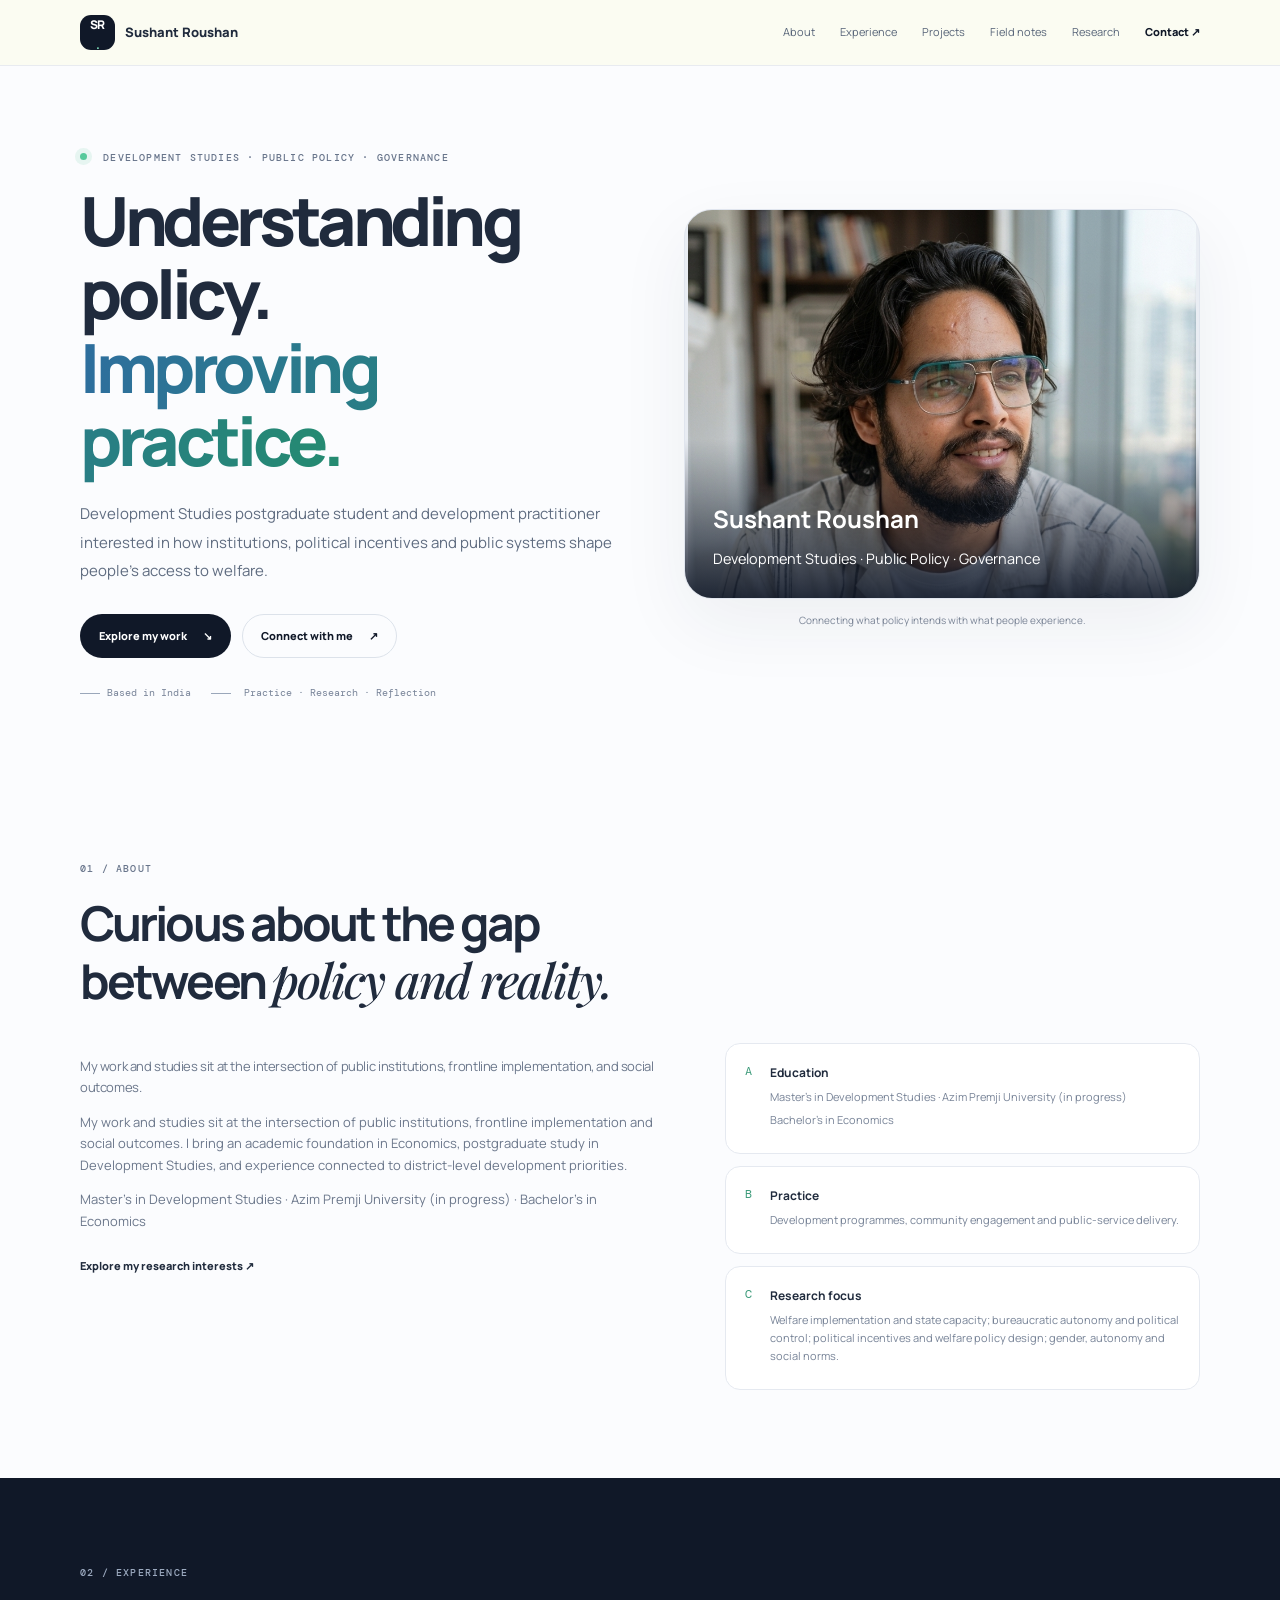
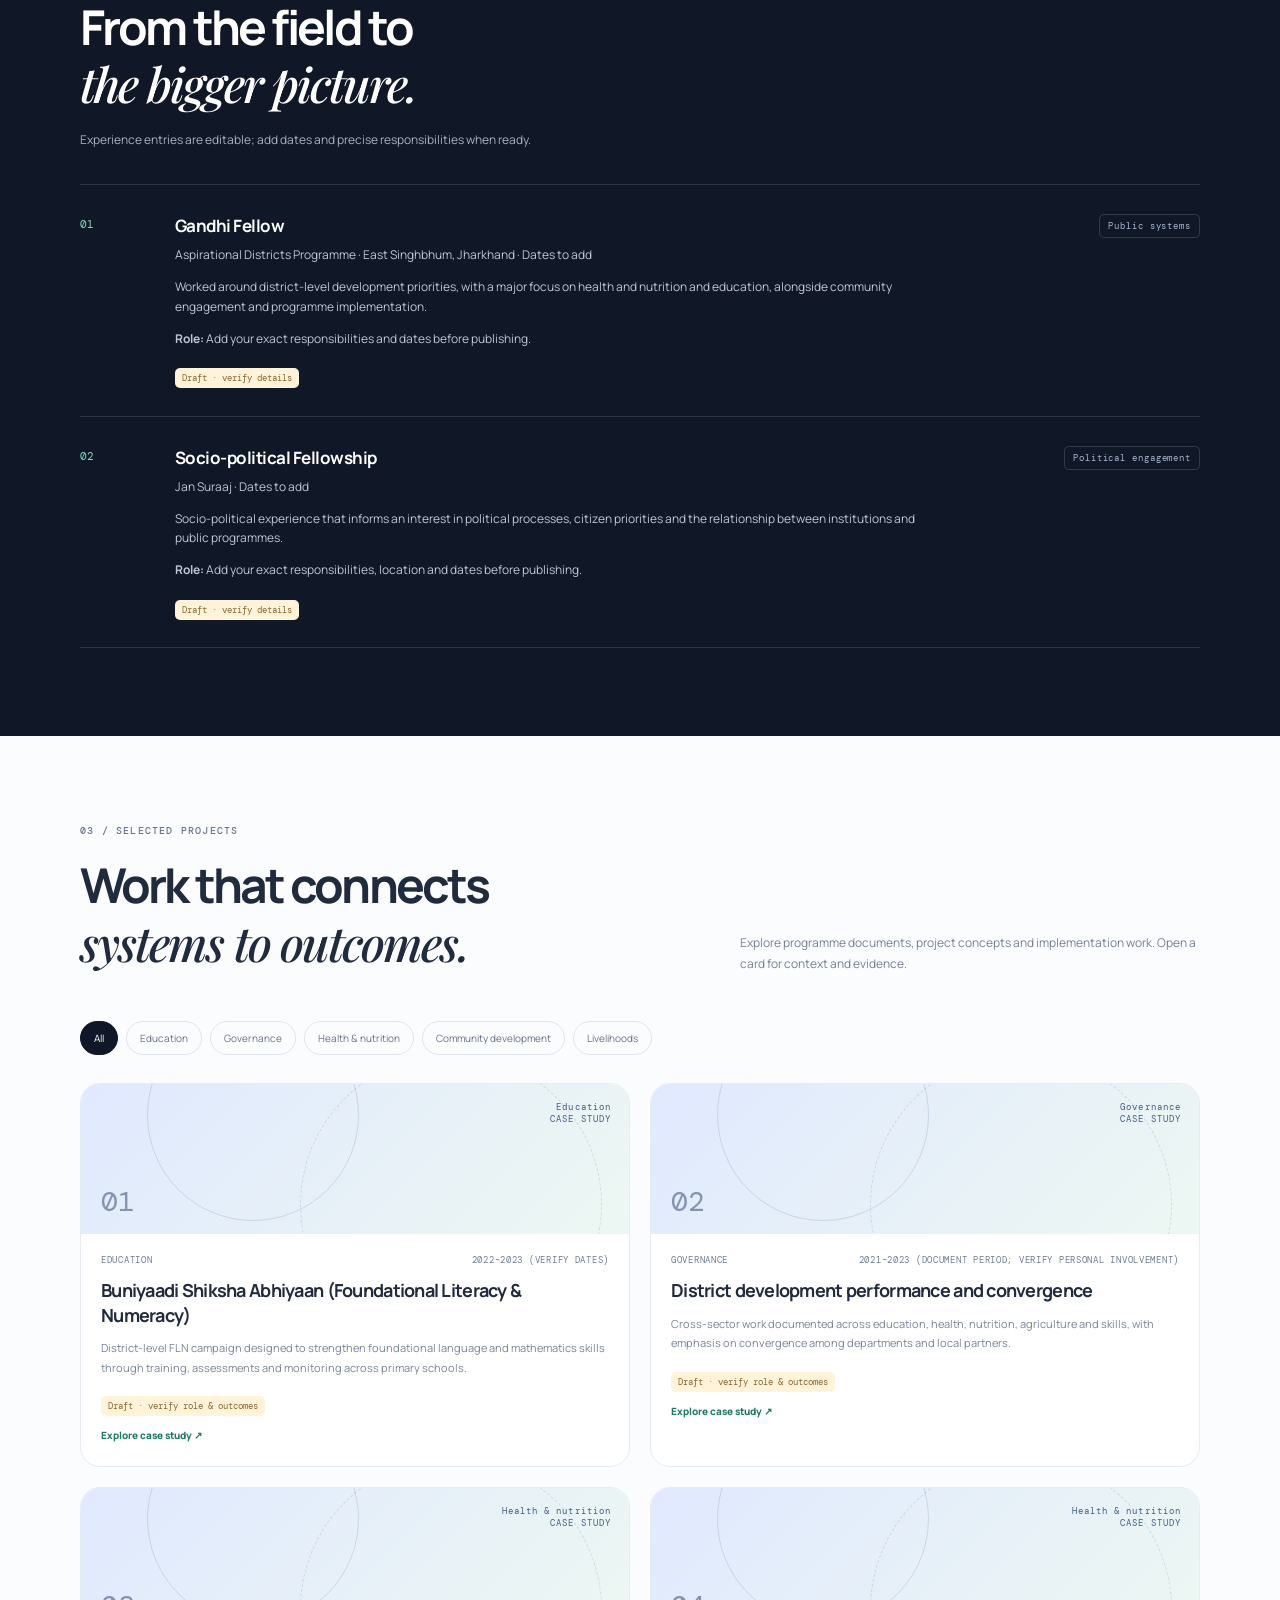
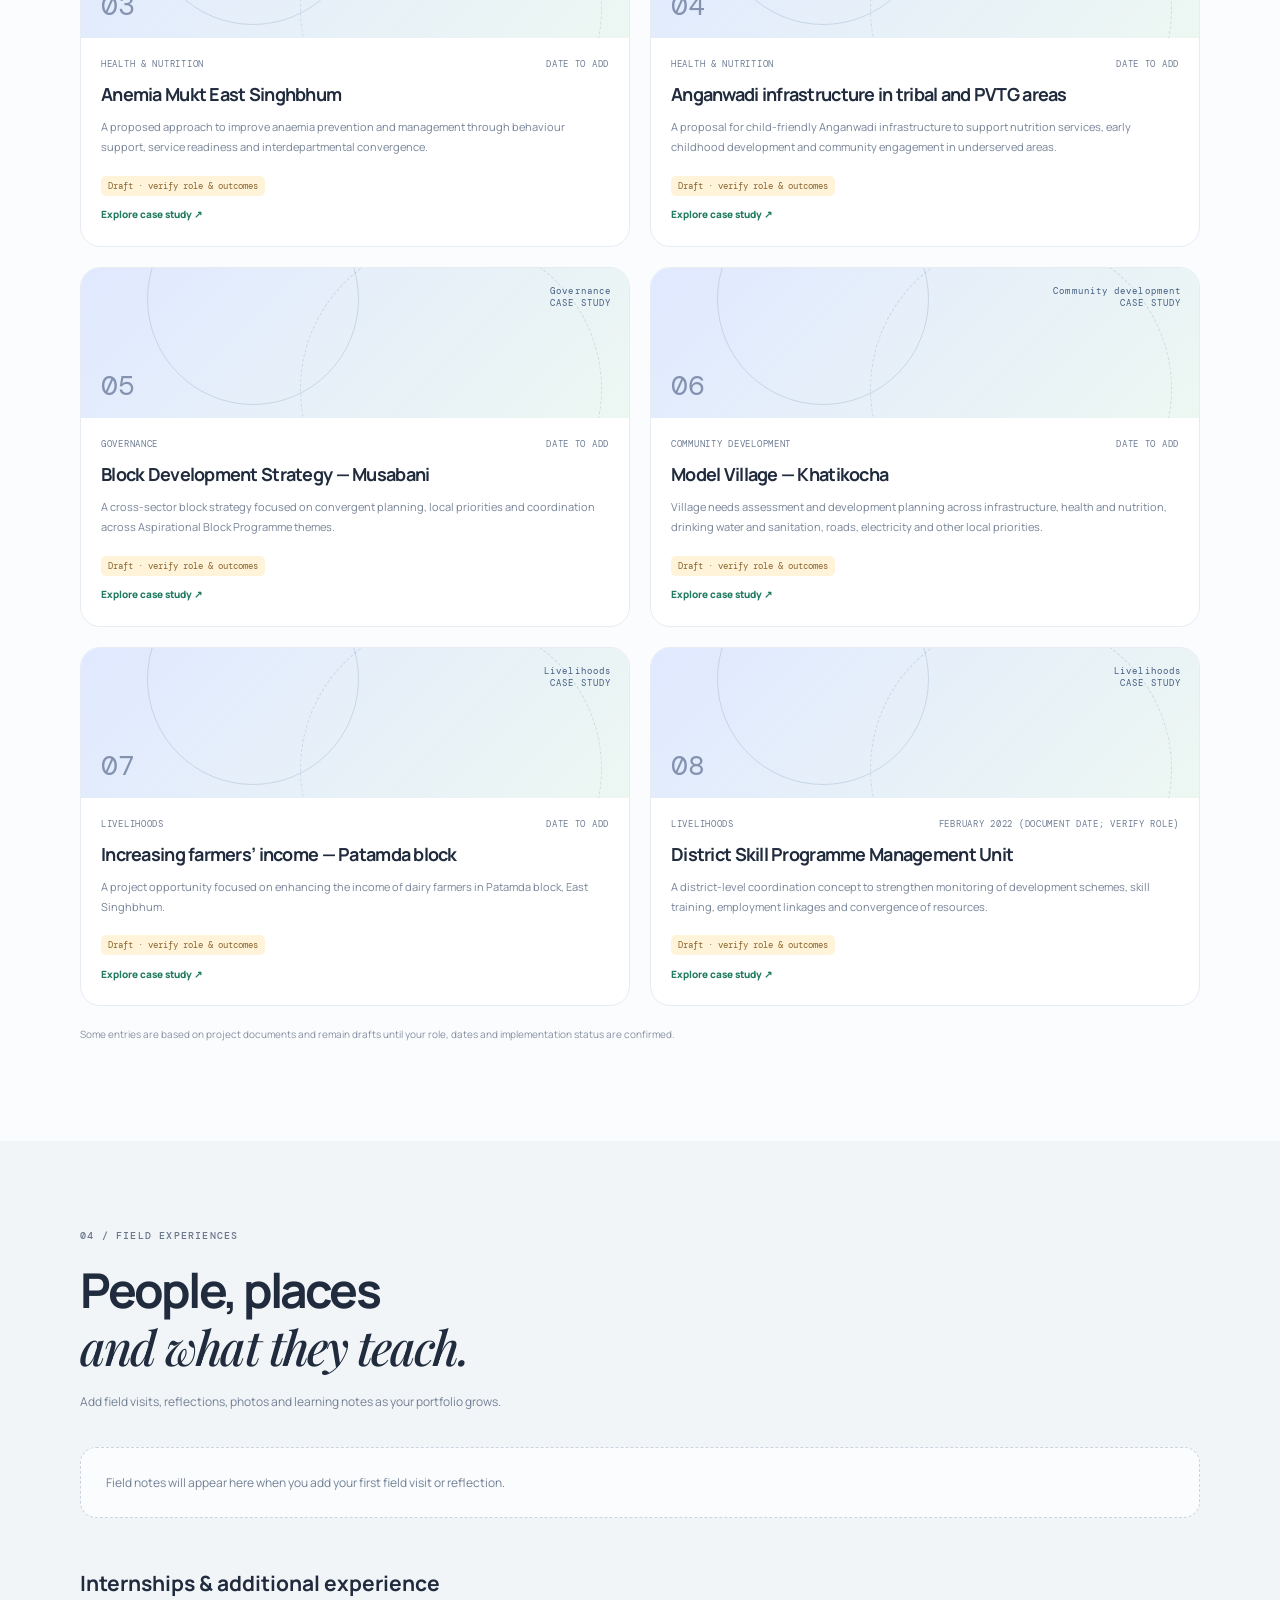
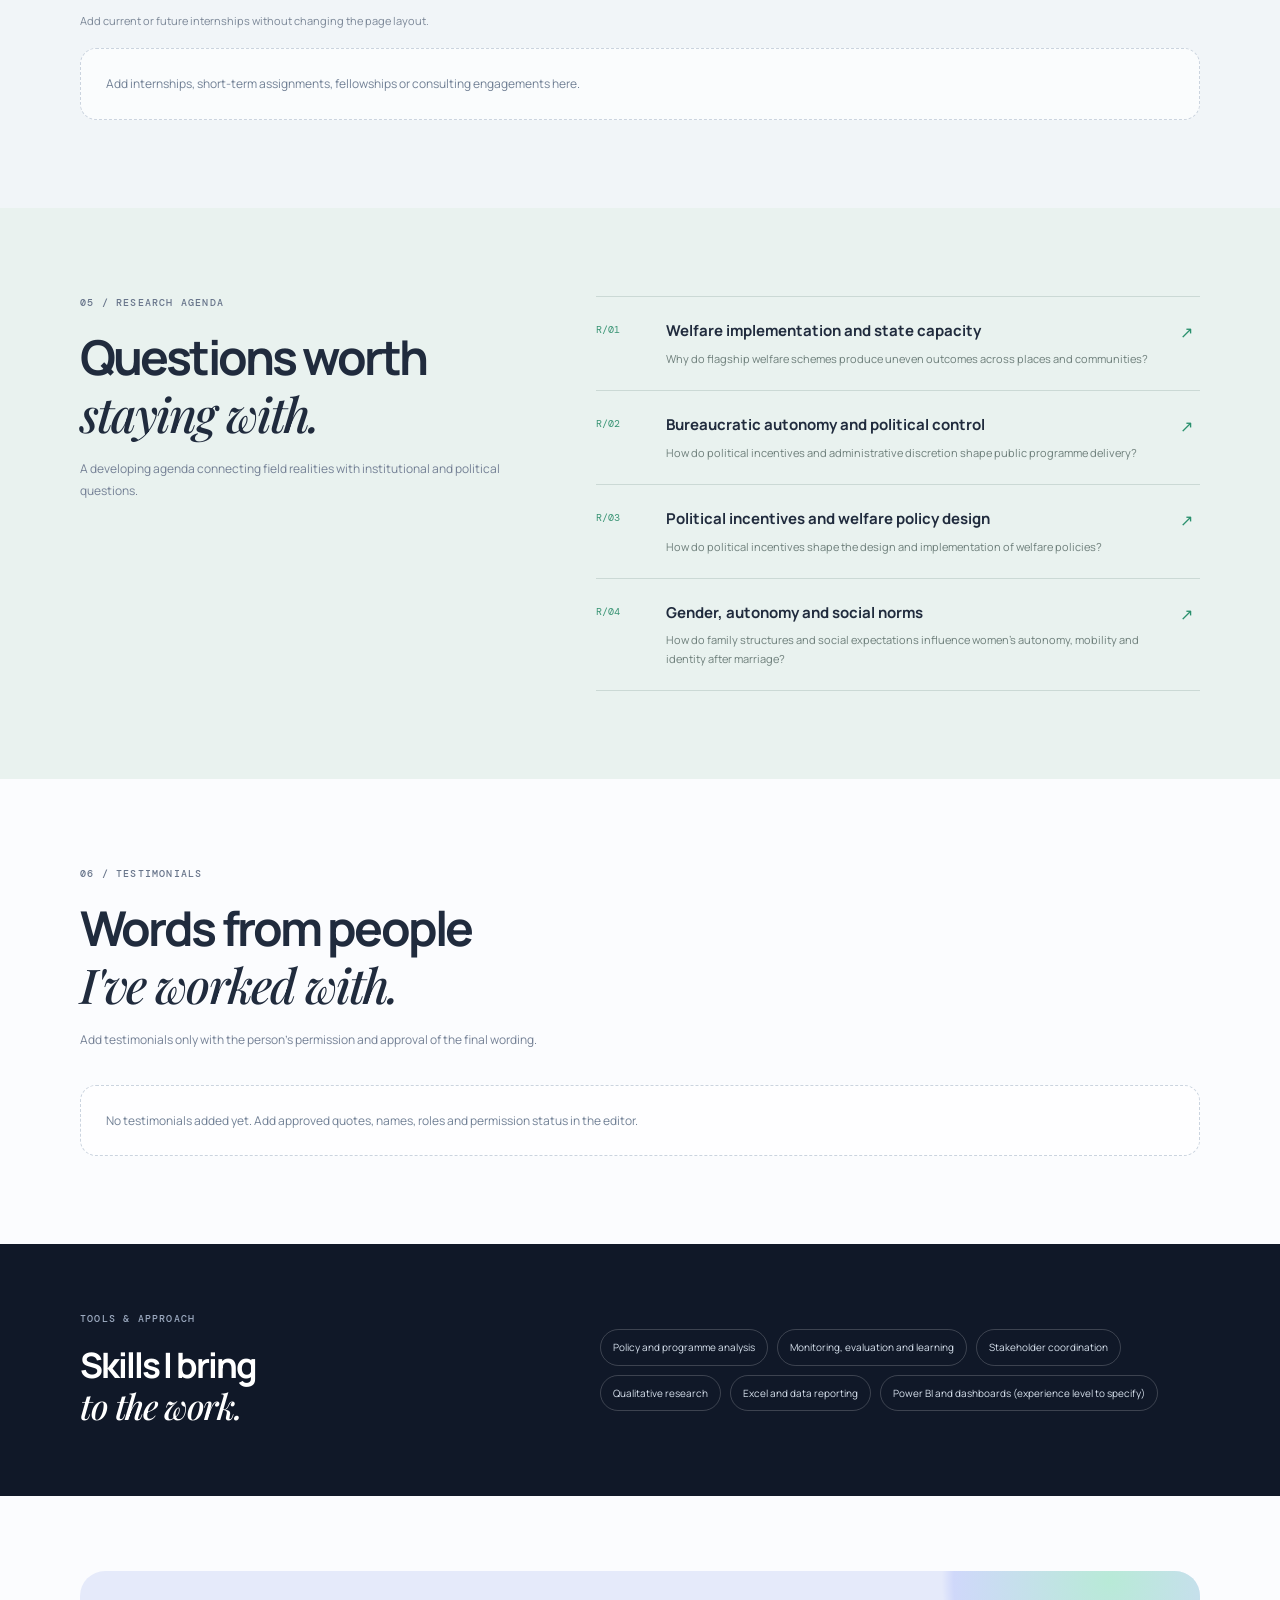
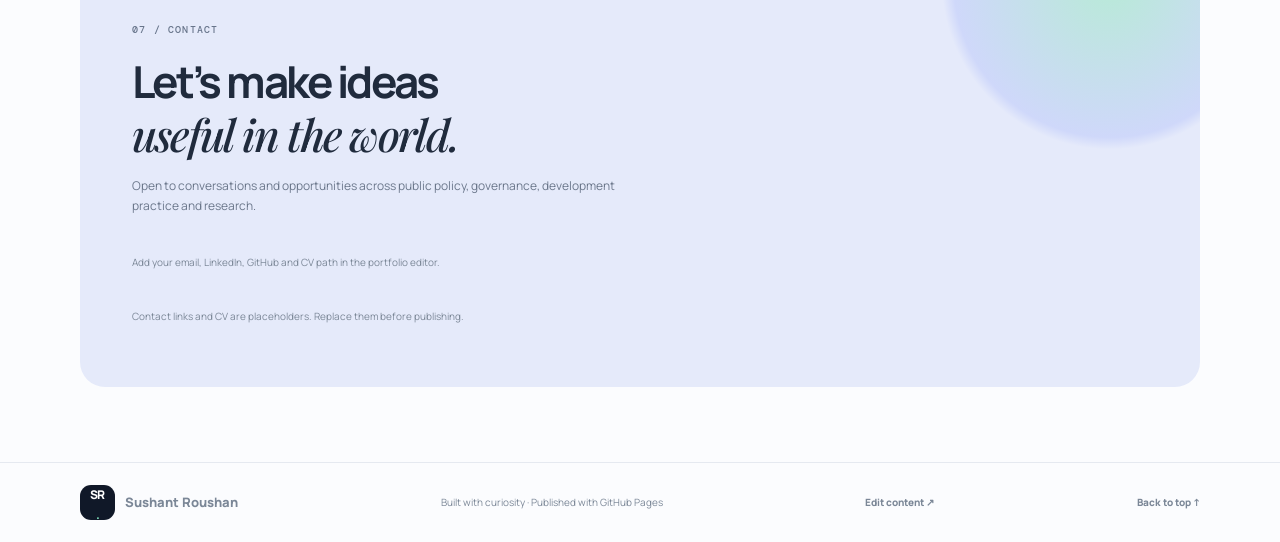
<file: index.html>
<!doctype html>
<html lang="en">
<head>
<meta charset="utf-8"><meta name="viewport" content="width=device-width, initial-scale=1">
<meta name="description" content="Portfolio of Sushant Kumar Roushan — Development Studies, public policy, governance and development practice.">
<meta name="theme-color" content="#101828"><title>Sushant Kumar Roushan | Portfolio</title>
<link rel="preconnect" href="https://fonts.googleapis.com"><link rel="preconnect" href="https://fonts.gstatic.com" crossorigin>
<link href="https://fonts.googleapis.com/css2?family=DM+Mono:wght@400;500&family=Manrope:wght@400;500;600;700;800&family=Playfair+Display:ital,wght@1,500&display=swap" rel="stylesheet">
<link rel="stylesheet" href="styles.css"><script defer src="portfolio-data.js"></script><script defer src="app.js"></script>
</head>
<body>
<div class="scroll-progress" id="scrollProgress"></div>
<header class="site-header"><a class="brand" href="#home"><span class="brand-mark">SR<span>.</span></span><span class="brand-name" id="brandName">Sushant Roushan</span></a>
<button class="menu-toggle" id="menuToggle" aria-label="Toggle navigation">☰</button>
<nav class="nav-links" id="navLinks"><a href="#about">About</a><a href="#experience">Experience</a><a href="#projects">Projects</a><a href="#fieldwork">Field notes</a><a href="#research">Research</a><a href="#contact" class="nav-contact">Contact ↗</a></nav></header>
<main>
<section class="hero section-shell" id="home"><div class="hero-copy reveal"><p class="eyebrow"><span class="pulse-dot"></span> DEVELOPMENT STUDIES · PUBLIC POLICY · GOVERNANCE</p>
<h1 id="heroHeadline">Understanding policy.<br><span class="gradient-text">Improving practice.</span></h1><p class="hero-intro" id="heroIntro"></p>
<div class="hero-actions"><a class="button button-primary" href="#projects">Explore my work <span>↘</span></a><a class="button button-quiet" href="#contact">Connect with me <span>↗</span></a></div>
<div class="hero-meta"><span><i class="meta-line"></i><span id="locationLabel">Based in India</span></span><span><i class="meta-line"></i> Practice · Research · Reflection</span></div></div>

<div class="hero-visual reveal">
  <div class="visual-card profile-card">
    <img class="profile-photo" src="assets/photos/profile.jpg" alt="Portrait of Sushant Roushan">
    <div class="profile-overlay">
      <span class="profile-name">Sushant Roushan</span>
      <span class="profile-role">Development Studies · Public Policy · Governance</span>
    </div>
  </div>
  <p class="visual-caption">Connecting what policy intends with what people experience.</p>
</div>
</section>
<section class="section-shell section-block" id="about"><div class="section-heading reveal"><p class="eyebrow">01 / ABOUT</p><h2>Curious about the gap<br>between <span class="serif-italic">policy and reality.</span></h2></div>
<div class="about-grid"><div class="about-copy reveal"><p class="large-copy" id="aboutLead"></p><p id="aboutBody"></p><p id="degreeLine"></p><a class="text-link" href="#research">Explore my research interests ↗</a></div>
<div class="about-side reveal" id="aboutFacts"></div></div></section>
<section class="dark-section" id="experience"><div class="section-shell section-block"><div class="section-heading reveal"><p class="eyebrow eyebrow-light">02 / EXPERIENCE</p><h2>From the field to<br><span class="serif-italic">the bigger picture.</span></h2><p class="section-lede">Experience entries are editable; add dates and precise responsibilities when ready.</p></div><div class="timeline" id="experienceList"></div></div></section>
<section class="section-shell section-block" id="projects"><div class="section-heading project-heading reveal"><div><p class="eyebrow">03 / SELECTED PROJECTS</p><h2>Work that connects<br><span class="serif-italic">systems to outcomes.</span></h2></div><p class="section-lede">Explore programme documents, project concepts and implementation work. Open a card for context and evidence.</p></div>
<div class="filter-row reveal" id="projectFilters" role="group" aria-label="Filter projects"></div><div class="project-grid" id="projectGrid"></div><p class="small-note">Some entries are based on project documents and remain drafts until your role, dates and implementation status are confirmed.</p></section>
<section class="gallery-section" id="fieldwork"><div class="section-shell section-block"><div class="section-heading reveal"><p class="eyebrow">04 / FIELD EXPERIENCES</p><h2>People, places<br><span class="serif-italic">and what they teach.</span></h2><p class="section-lede">Add field visits, reflections, photos and learning notes as your portfolio grows.</p></div><div class="content-grid" id="fieldworkList"></div>
<div class="subsection-head"><h3>Internships & additional experience</h3><p>Add current or future internships without changing the page layout.</p></div><div class="content-grid" id="internshipList"></div></div></section>
<section class="research-section" id="research"><div class="section-shell section-block research-grid"><div class="section-heading reveal"><p class="eyebrow">05 / RESEARCH AGENDA</p><h2>Questions worth<br><span class="serif-italic">staying with.</span></h2><p class="section-lede">A developing agenda connecting field realities with institutional and political questions.</p></div><div class="research-list" id="researchList"></div></div></section>
<section class="section-shell section-block" id="testimonials"><div class="section-heading reveal"><p class="eyebrow">06 / TESTIMONIALS</p><h2>Words from people<br><span class="serif-italic">I've worked with.</span></h2><p class="section-lede">Add testimonials only with the person's permission and approval of the final wording.</p></div><div class="content-grid" id="testimonialList"></div></section>
<section class="skills-section"><div class="section-shell skills-inner reveal"><div><p class="eyebrow eyebrow-light">TOOLS & APPROACH</p><h2>Skills I bring<br><span class="serif-italic">to the work.</span></h2></div><div class="skill-list" id="skillList"></div></div></section>
<section class="section-shell section-block contact-section" id="contact"><div class="contact-card reveal"><div class="contact-orb"></div><p class="eyebrow">07 / CONTACT</p><h2>Let’s make ideas<br><span class="serif-italic">useful in the world.</span></h2><p class="contact-copy">Open to conversations and opportunities across public policy, governance, development practice and research.</p><div class="contact-actions" id="contactActions"></div><p class="contact-placeholder" id="contactNotice"></p></div></section>
</main><footer class="site-footer"><a class="brand" href="#home"><span class="brand-mark">SR<span>.</span></span><span class="brand-name" id="footerName">Sushant Roushan</span></a><p>Built with curiosity · Published with GitHub Pages</p><a href="editor.html" class="back-top">Edit content ↗</a><a href="#home" class="back-top">Back to top ↑</a></footer>
<div class="modal-backdrop" id="modalBackdrop" hidden><section class="project-modal" role="dialog" aria-modal="true" aria-labelledby="modalTitle"><button class="modal-close" id="modalClose" aria-label="Close">×</button><p class="eyebrow" id="modalEyebrow">PROJECT NOTES</p><h2 id="modalTitle"></h2><p class="modal-org" id="modalOrg"></p><div id="modalBody"></div><div id="modalEvidence" class="modal-evidence"></div></section></div>
</body></html>
</file>
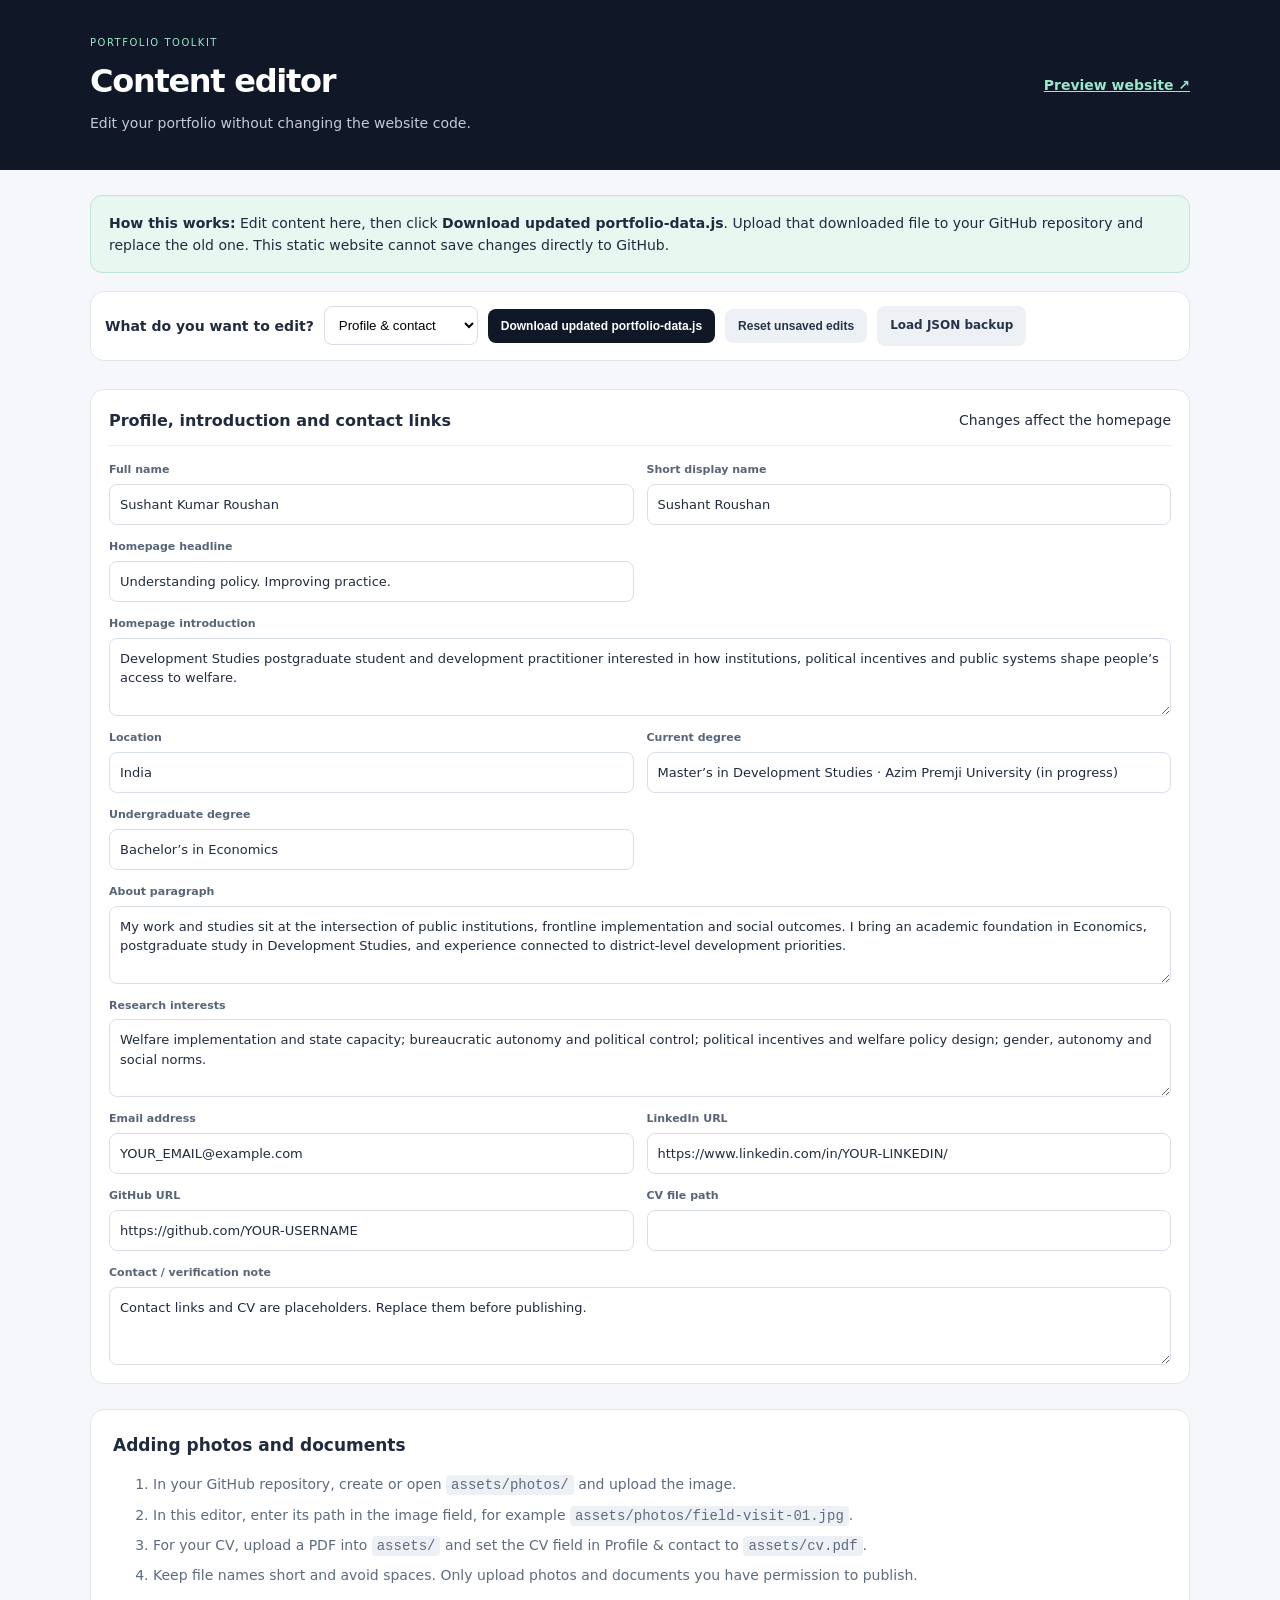
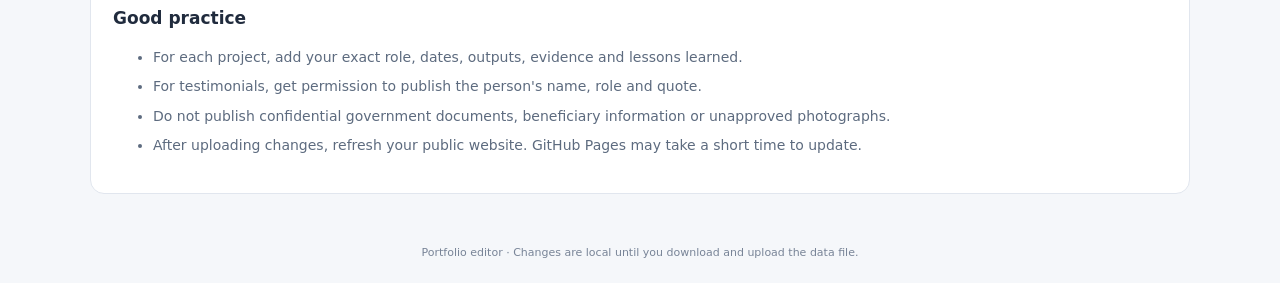
<file: editor.html>
<!doctype html><html lang="en"><head><meta charset="utf-8"><meta name="viewport" content="width=device-width,initial-scale=1"><title>Portfolio Content Editor</title><link rel="stylesheet" href="editor.css"><script defer src="portfolio-data.js"></script><script defer src="editor.js"></script></head><body><header><div><p class="kicker">PORTFOLIO TOOLKIT</p><h1>Content editor</h1><p>Edit your portfolio without changing the website code.</p></div><a href="index.html" target="_blank">Preview website ↗</a></header><main><section class="notice"><strong>How this works:</strong> Edit content here, then click <b>Download updated portfolio-data.js</b>. Upload that downloaded file to your GitHub repository and replace the old one. This static website cannot save changes directly to GitHub.</section><section class="toolbar"><label for="collection">What do you want to edit?</label><select id="collection"><option value="profile">Profile & contact</option><option value="projects">Projects</option><option value="experience">Experience</option><option value="fieldwork">Field experiences</option><option value="internships">Internships</option><option value="testimonials">Testimonials</option><option value="research">Research interests</option><option value="skills">Skills</option></select><button id="addItem" class="secondary">+ Add item</button><button id="exportData" class="primary">Download updated portfolio-data.js</button><button id="resetData" class="secondary">Reset unsaved edits</button><label class="import-button">Load JSON backup <input id="importFile" type="file" accept=".json,.js,application/json,text/javascript" hidden></label></section><div id="status" role="status"></div><section id="editor" class="editor"></section><section class="help"><h2>Adding photos and documents</h2><ol><li>In your GitHub repository, create or open <code>assets/photos/</code> and upload the image.</li><li>In this editor, enter its path in the image field, for example <code>assets/photos/field-visit-01.jpg</code>.</li><li>For your CV, upload a PDF into <code>assets/</code> and set the CV field in Profile & contact to <code>assets/cv.pdf</code>.</li><li>Keep file names short and avoid spaces. Only upload photos and documents you have permission to publish.</li></ol><h2>Good practice</h2><ul><li>For each project, add your exact role, dates, outputs, evidence and lessons learned.</li><li>For testimonials, get permission to publish the person's name, role and quote.</li><li>Do not publish confidential government documents, beneficiary information or unapproved photographs.</li><li>After uploading changes, refresh your public website. GitHub Pages may take a short time to update.</li></ul></section></main><footer>Portfolio editor · Changes are local until you download and upload the data file.</footer></body></html>
</file>
<file: styles.css>
*{box-sizing:border-box} :root{--navy:#101828;--ink:#202b3d;--muted:#667085;--mint:#80e0bc;--line:#e5e9f0;--paper:#fbfcfe;--lav:#e7eaff;--radius:20px;--mono:"DM Mono",monospace;--sans:"Manrope",sans-serif}html{scroll-behavior:smooth;scroll-padding-top:90px}body{margin:0;background:var(--paper);color:var(--ink);font-family:var(--sans);line-height:1.65}a{color:inherit;text-decoration:none}button{font:inherit}.scroll-progress{height:3px;position:fixed;top:0;left:0;width:0;background:var(--mint);z-index:100}.site-header{position:sticky;top:0;z-index:50;display:flex;align-items:center;justify-content:space-between;padding:15px max(6.25%,calc((100% - 1120px)/2));background:#fbfcf2eF;backdrop-filter:blur(16px);border-bottom:1px solid #e8ebf0}.brand{display:flex;align-items:center;gap:10px;font-weight:800;font-size:13px}.brand-mark{display:grid;place-items:center;width:35px;height:35px;border-radius:11px;background:var(--navy);color:white;font-size:12px;letter-spacing:-.06em}.brand-mark span{color:var(--mint)}.nav-links{display:flex;gap:25px;align-items:center;font-size:11px;color:#586579}.nav-links a:hover,.text-link:hover{color:#17795b}.nav-contact{font-weight:800;color:var(--navy)!important}.menu-toggle{display:none;background:none;border:0;font-size:24px}.section-shell{width:min(1120px,87.5%);margin:0 auto}.hero{min-height:630px;padding:85px 0 75px;display:grid;grid-template-columns:1.04fr .96fr;align-items:center;gap:45px}.eyebrow{font:500 10px var(--mono);letter-spacing:.12em;color:#68758b;margin:0 0 20px}.eyebrow-light{color:#9caac0}.pulse-dot{display:inline-block;width:7px;height:7px;background:#56c99b;border-radius:50%;margin:0 9px 1px 0;box-shadow:0 0 0 5px #56c99b20}.hero h1{font-size:clamp(43px,5.3vw,70px);line-height:1.08;letter-spacing:-.065em;margin:0 0 23px;font-weight:800}.gradient-text{background:linear-gradient(100deg,#2e6e9e,#248b70);-webkit-background-clip:text;background-clip:text;color:transparent}.hero-intro{font-size:15px;max-width:560px;color:#5f6c80;line-height:1.9}.hero-actions,.contact-actions{display:flex;flex-wrap:wrap;gap:11px;margin:28px 0}.button{display:inline-flex;align-items:center;gap:16px;border-radius:99px;padding:12px 18px;font-size:11px;font-weight:800;transition:.2s;border:1px solid transparent}.button-primary{background:var(--navy);color:white}.button-primary:hover{background:#236a58;transform:translateY(-2px)}.button-quiet{color:var(--navy);border-color:#dce2ea}.button-quiet:hover,.button-outline:hover{border-color:var(--navy)}.hero-meta{display:flex;flex-wrap:wrap;gap:20px;font:10px var(--mono);color:#778398}.meta-line{display:inline-block;width:20px;height:1px;background:#9aa7ba;vertical-align:middle;margin-right:7px}.hero-visual{position:relative}.visual-card{height:390px;position:relative;overflow:hidden;border:1px solid #e0e5ee;border-radius:28px;background:radial-gradient(circle at 50% 48%,#e5f6ee 0,#f5f7ff 40%,#f0f3fa 100%);box-shadow:0 25px 70px #1b2a4310}.visual-top,.visual-bottom{position:absolute;left:23px;right:23px;display:flex;justify-content:space-between;font:9px var(--mono);letter-spacing:.08em;color:#75839a}.visual-top{top:22px}.visual-bottom{bottom:20px}.visual-dot{width:7px;height:7px;border-radius:50%;background:#51bf91}.orbit{position:absolute;border:1px solid #a8b9d65c;border-radius:50%;left:50%;top:50%;transform:translate(-50%,-50%)}.orbit-one{width:235px;height:235px}.orbit-two{width:315px;height:315px;border-style:dashed}.visual-core{position:absolute;left:50%;top:50%;transform:translate(-50%,-50%);width:118px;height:118px;border-radius:50%;background:var(--navy);color:white;display:flex;align-items:center;justify-content:center;flex-direction:column;box-shadow:0 0 0 13px #fff8}.visual-core span{font-size:35px;font-weight:800;letter-spacing:-.08em}.visual-core small{font:8px var(--mono);letter-spacing:.13em;text-align:center;color:var(--mint)}.float-label{position:absolute;padding:9px 13px;border:1px solid #dbe3ee;background:#ffffffdb;backdrop-filter:blur(8px);border-radius:10px;font-size:10px;font-weight:700;box-shadow:0 10px 30px #1d315010}.label-one{left:7%;top:33%}.label-two{right:7%;top:46%}.label-three{left:25%;bottom:20%}.visual-caption{font-size:10px;color:#7c8798;text-align:center;margin:13px 0}.section-block{padding:88px 0}.section-heading{margin-bottom:34px}.section-heading h2,.skills-inner h2,.contact-card h2{font-size:clamp(32px,4vw,48px);line-height:1.17;letter-spacing:-.06em;margin:0 0 15px}.serif-italic{font-family:"Playfair Display",serif;font-weight:500;font-style:italic;letter-spacing:-.04em}.section-lede{max-width:460px;color:#748095;font-size:12px;line-height:1.8}.about-grid{display:grid;grid-template-columns:1.1fr .9fr;gap:65px}.large-copy{font-size:20px;line-height:1.65;letter-spacing:-.03em}.about-copy p{color:#6b778b;font-size:13px}.about-copy strong{color:var(--navy)}.text-link{display:inline-block;font-size:11px;font-weight:800;margin-top:12px}.about-side{display:grid;gap:12px}.fact-card{display:flex;gap:18px;padding:19px;border:1px solid var(--line);background:white;border-radius:15px}.fact-index{font:12px var(--mono);color:#3b9a79}.fact-card h3{font-size:12px;margin:0 0 5px}.fact-card p{font-size:11px;color:#778397;margin:0 0 5px}.dark-section{background:var(--navy);color:white}.dark-section .section-lede{color:#a7b2c4}.timeline{border-top:1px solid #ffffff20}.timeline-item{display:grid;grid-template-columns:70px 1fr;gap:25px;padding:27px 0;border-bottom:1px solid #ffffff20}.timeline-marker{font:11px var(--mono);color:var(--mint);padding-top:5px}.timeline-top{display:flex;justify-content:space-between;align-items:center;gap:15px}.timeline-top h3{font-size:17px;margin:0;letter-spacing:-.03em}.timeline-tag{font:9px var(--mono);letter-spacing:.1em;color:#aab7ce;border:1px solid #ffffff25;border-radius:5px;padding:5px 8px}.timeline-org{font-size:11px;color:var(--mint);margin:5px 0 10px}.timeline-main p{font-size:12px;color:#bdc7d6;max-width:760px}.project-heading{display:flex;align-items:end;justify-content:space-between;gap:30px}.filter-row{display:flex;flex-wrap:wrap;gap:8px;margin:28px 0}.filter-chip{background:transparent;border:1px solid #dfe4ed;border-radius:99px;padding:8px 13px;font-size:10px;color:#657084;cursor:pointer}.filter-chip.active,.filter-chip:hover{background:var(--navy);border-color:var(--navy);color:white}.project-grid,.content-grid{display:grid;grid-template-columns:repeat(2,minmax(0,1fr));gap:20px}.project-card,.content-card{background:white;border:1px solid #e7ebf2;border-radius:var(--radius);overflow:hidden;transition:transform .25s,box-shadow .25s}.project-card:hover,.content-card:hover{transform:translateY(-4px);box-shadow:0 20px 50px #18243b0d}.project-art{height:150px;position:relative;overflow:hidden;background:linear-gradient(135deg,#e0e9ff,#edf7f2)}.project-art::before,.project-art::after{content:"";position:absolute;border:1px solid #55749c35;border-radius:50%;width:210px;height:210px;left:12%;top:-75px}.project-art::after{width:300px;height:300px;left:40%;top:-30px;border-style:dashed}.art-number{position:absolute;left:20px;bottom:14px;font:28px var(--mono);color:#1d315e7a}.art-label{position:absolute;right:18px;top:17px;font:9px var(--mono);letter-spacing:.12em;color:#445d82;text-align:right}.project-content,.content-card-body{padding:20px}.project-meta{display:flex;justify-content:space-between;gap:12px;font:9px var(--mono);letter-spacing:.08em;color:#6f7e94;text-transform:uppercase}.project-content h3,.content-card h3{font-size:18px;line-height:1.35;letter-spacing:-.04em;margin:12px 0 9px}.project-content p,.content-card p{font-size:11px;color:#778397;line-height:1.8}.project-more{border:0;background:none;padding:10px 0 0;font-size:10px;font-weight:800;cursor:pointer;color:#217b60}.project-more:hover{text-decoration:underline}.status-label{display:inline-block;font:9px var(--mono);color:#8b6530;background:#fff4d9;border-radius:5px;padding:4px 7px;margin-top:8px}.small-note{font-size:10px;color:#8791a2;margin-top:20px}.gallery-section{background:#f1f5f8}.subsection-head{margin:48px 0 18px}.subsection-head h3{font-size:21px;margin:0}.subsection-head p{font-size:11px;color:#7b8797}.content-card{padding:0}.content-card .content-card-body{padding:21px}.empty-state{border:1px dashed #cbd4df;border-radius:16px;padding:25px;background:#ffffffa8;color:#718095;font-size:12px;grid-column:1/-1}.research-section{background:#e9f2ef}.research-grid{display:grid;grid-template-columns:.85fr 1.15fr;gap:70px}.research-list{border-top:1px solid #cbd9d5}.research-item{display:grid;grid-template-columns:55px 1fr 20px;gap:15px;align-items:start;padding:22px 0;border-bottom:1px solid #cbd9d5}.research-no{font:10px var(--mono);color:#399474;padding-top:4px}.research-item h3{font-size:15px;margin:0 0 6px}.research-item p{font-size:11px;color:#6d7e7a;margin:0}.research-arrow{color:#2b916e}.skills-section{background:var(--navy);color:white}.skills-inner{padding:68px 0;display:flex;align-items:center;justify-content:space-between;gap:45px}.skills-inner h2{font-size:35px;margin:0}.skill-list{display:flex;flex-wrap:wrap;gap:9px;max-width:600px}.skill-pill{padding:9px 12px;border:1px solid #ffffff30;border-radius:99px;font-size:10px;color:#d7e1ed}.contact-section{padding-top:75px;padding-bottom:75px}.contact-card{position:relative;overflow:hidden;border-radius:25px;background:#e5eafa;padding:52px;isolation:isolate}.contact-orb{position:absolute;z-index:-1;width:340px;height:340px;border-radius:50%;right:-80px;top:-160px;background:radial-gradient(circle,#b8ead7,#cfd8fa 65%,transparent 70%)}.contact-card h2{font-size:44px}.contact-copy{max-width:520px;font-size:12px;color:#6b778b}.button-outline{border-color:#c7d0df;color:var(--navy)}.contact-placeholder{font-size:10px;color:#7b8797}.site-footer{border-top:1px solid var(--line);display:flex;align-items:center;justify-content:space-between;padding:22px 6.25%;font-size:10px;color:#7b8797}.site-footer p{margin:0}.back-top{font-weight:800}.modal-backdrop{position:fixed;inset:0;z-index:100;background:#101828b8;display:grid;place-items:center;padding:20px}.modal-backdrop[hidden]{display:none}.project-modal{position:relative;background:white;width:min(700px,100%);max-height:88vh;overflow:auto;border-radius:22px;padding:36px}.modal-close{position:absolute;right:17px;top:12px;border:0;background:#f0f3f8;width:35px;height:35px;border-radius:50%;font-size:23px;cursor:pointer}.project-modal h2{font-size:28px;line-height:1.25;letter-spacing:-.04em;margin:0 35px 7px 0}.modal-org{font-size:11px;color:#268565}.project-modal #modalBody{font-size:12px;color:#626f83;line-height:1.9}.modal-evidence{font-size:10px;border-top:1px solid var(--line);padding-top:15px;color:#68768a;margin-top:20px}.reveal{animation:rise .65s both}@keyframes rise{from{opacity:0;transform:translateY(12px)}to{opacity:1;transform:translateY(0)}}@media(max-width:760px){.site-header{padding:12px 6.25%}.menu-toggle{display:block}.nav-links{display:none;position:absolute;top:62px;left:0;right:0;background:white;padding:18px 7%;border-bottom:1px solid var(--line);flex-direction:column;align-items:flex-start;gap:17px}.nav-links.open{display:flex}.hero{grid-template-columns:1fr;padding:58px 0 45px;gap:25px}.hero-visual{max-width:540px;width:100%;margin:auto}.visual-card{height:330px}.about-grid,.research-grid{grid-template-columns:1fr;gap:30px}.section-block{padding:60px 0}.project-heading{display:block}.project-grid,.content-grid{grid-template-columns:1fr}.timeline-item{grid-template-columns:40px 1fr;gap:10px}.timeline-top{align-items:flex-start;flex-direction:column}.skills-inner{display:block;padding:50px 0}.skill-list{margin-top:25px}.contact-card{padding:30px 23px}.contact-card h2{font-size:35px}.site-footer{flex-wrap:wrap;gap:15px}.research-item{grid-template-columns:40px 1fr 15px}.project-modal{padding:28px 22px}.section-heading h2{font-size:35px}}


/* Homepage portrait */
.profile-card {
  position: relative;
  overflow: hidden;
  width: 100%;
  max-width: 100%;
  min-height: 0;
  border-radius: 28px;
  background: #e9edf3;
}

.profile-photo {
  display: block;
  width: 100%;
  height: auto;
  max-height: 680px;
  object-fit: contain;
  object-position: center;
}

.profile-overlay {
  position: absolute;
  inset: auto 0 0;
  display: flex;
  flex-direction: column;
  gap: 8px;
  padding: 60px 28px 28px;
  color: #fff;
  background: linear-gradient(transparent, rgba(12, 20, 36, 0.88));
}

.profile-name {
  font-size: 1.5rem;
  font-weight: 700;
}

.profile-role {
  font-size: 0.9rem;
  line-height: 1.6;
}

@media (max-width: 640px) {
  .profile-photo {
    max-height: 520px;
  }
}
</file>
<file: editor.css>
*{box-sizing:border-box}body{margin:0;background:#f5f7fa;color:#202b3d;font:14px/1.6 system-ui,-apple-system,Segoe UI,sans-serif}header{background:#101828;color:#fff;padding:30px max(5%,calc((100% - 1100px)/2));display:flex;align-items:center;justify-content:space-between;gap:20px}header h1{margin:0;font-size:32px;letter-spacing:-.04em}header p{margin:5px 0;color:#c1cbd9}header a{color:#9ae7c9;font-weight:700}.kicker{font-size:10px;letter-spacing:.15em;color:#9ae7c9}main{max-width:1100px;width:92%;margin:25px auto}.notice{padding:16px 18px;background:#e8f7f0;border:1px solid #bfe6d4;border-radius:12px;margin-bottom:18px}.toolbar{display:flex;flex-wrap:wrap;align-items:center;gap:10px;background:white;border:1px solid #e1e6ee;border-radius:14px;padding:14px;position:sticky;top:0;z-index:5}.toolbar label:first-child{font-weight:700}.toolbar select{padding:10px;border:1px solid #d7dee8;border-radius:8px;background:white}.toolbar button,.import-button{padding:10px 13px;border-radius:8px;border:0;cursor:pointer;font-weight:700;font-size:12px}.primary{background:#101828;color:white}.secondary,.import-button{background:#edf1f6;color:#263348}.import-button{display:inline-block}#status{min-height:28px;padding:5px 2px;color:#227552;font-size:12px}.editor{display:grid;gap:15px}.item-card{background:white;border:1px solid #e1e6ee;border-radius:14px;padding:18px}.item-head{display:flex;justify-content:space-between;gap:15px;align-items:center;border-bottom:1px solid #edf0f4;padding-bottom:12px;margin-bottom:15px}.item-head h2{font-size:16px;margin:0}.item-head button{border:0;background:#fff0f0;color:#a63e3e;border-radius:7px;padding:8px 10px;cursor:pointer}.fields{display:grid;grid-template-columns:repeat(2,minmax(0,1fr));gap:13px}.field{display:flex;flex-direction:column;gap:5px}.field.wide{grid-column:1/-1}.field label{font-size:11px;font-weight:800;color:#586579}.field input,.field textarea,.field select{width:100%;border:1px solid #d8dfe8;border-radius:8px;padding:10px;font:13px/1.5 system-ui;color:#202b3d;background:white}.field textarea{min-height:78px;resize:vertical}.field small{font-size:10px;color:#7c8797}.help{background:white;border:1px solid #e1e6ee;border-radius:14px;padding:22px;margin:25px 0}.help h2{font-size:17px;margin:18px 0 7px}.help h2:first-child{margin-top:0}.help li{margin:7px 0;color:#5d6b7f}.help code{background:#edf1f6;padding:2px 5px;border-radius:4px}footer{text-align:center;padding:25px;color:#788497;font-size:11px}@media(max-width:700px){header{align-items:flex-start;flex-direction:column}.toolbar{position:static}.fields{grid-template-columns:1fr}.field.wide{grid-column:auto}}
</file>
